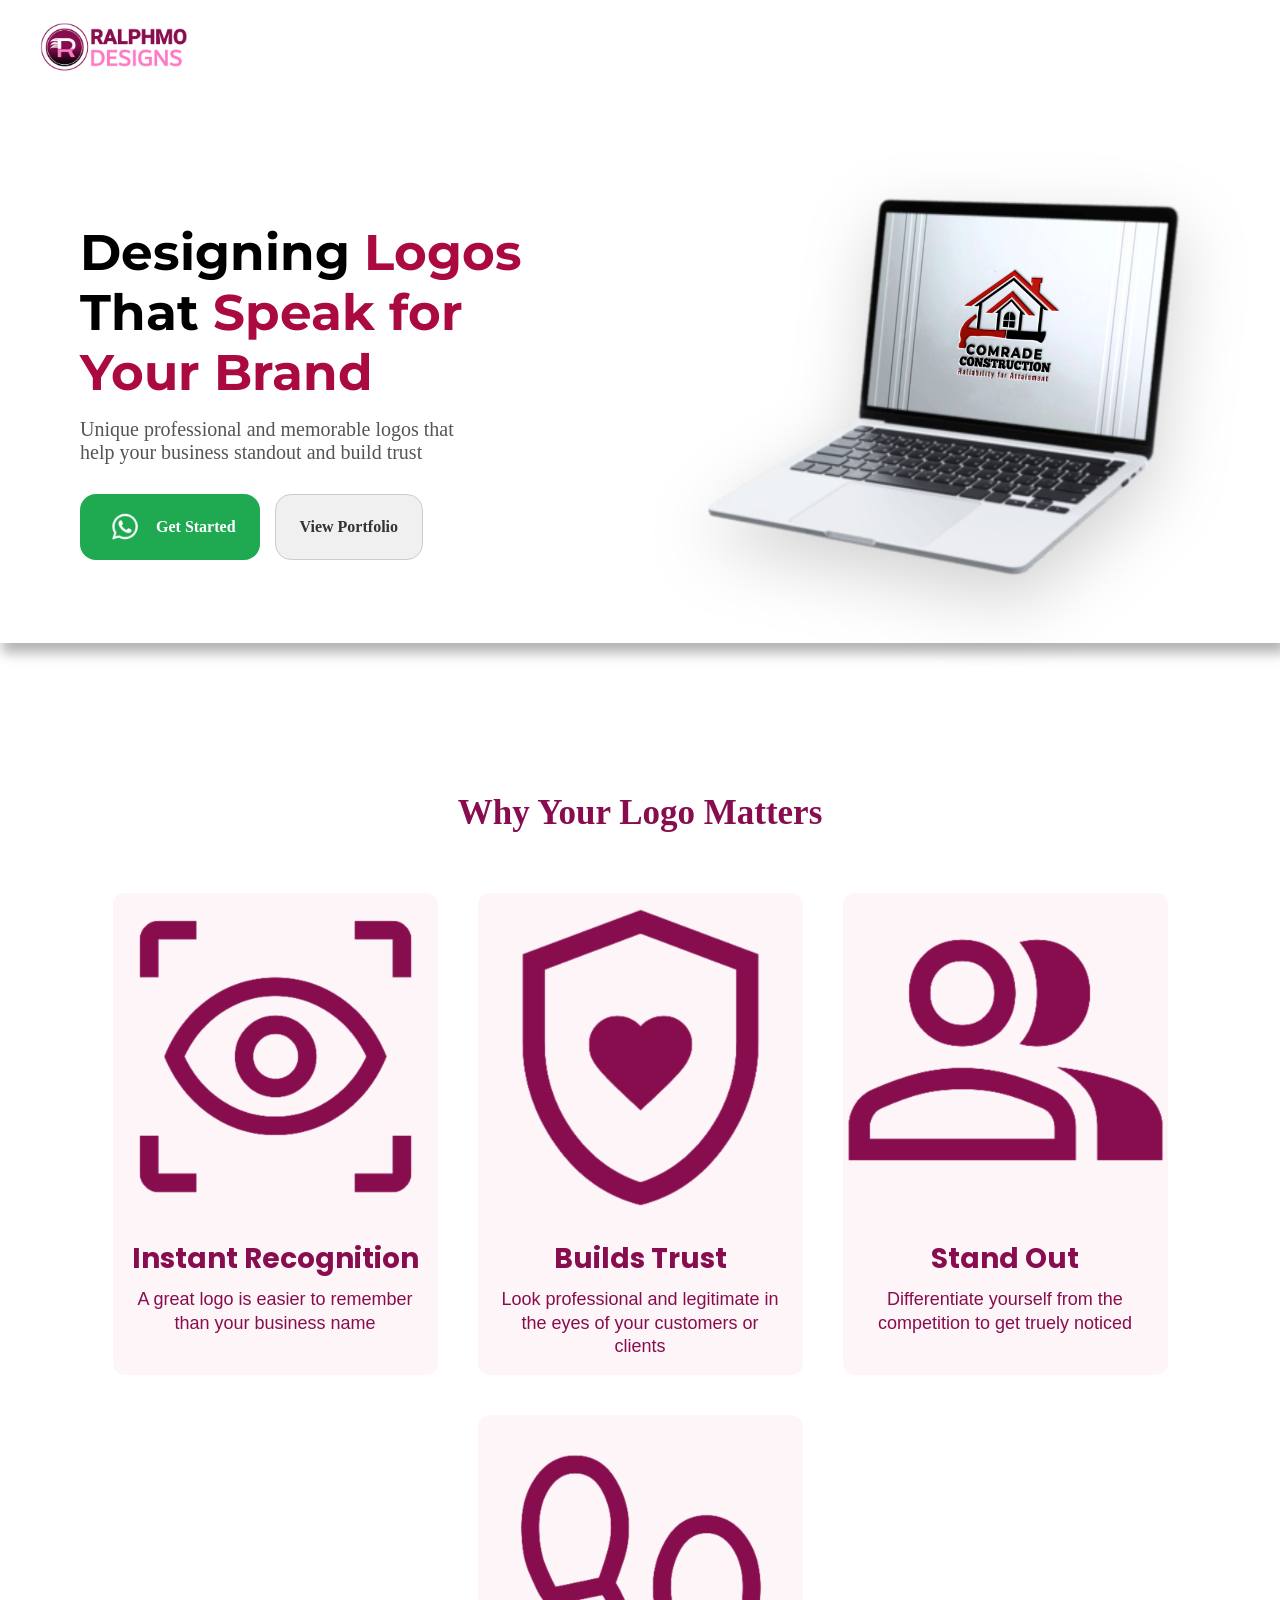
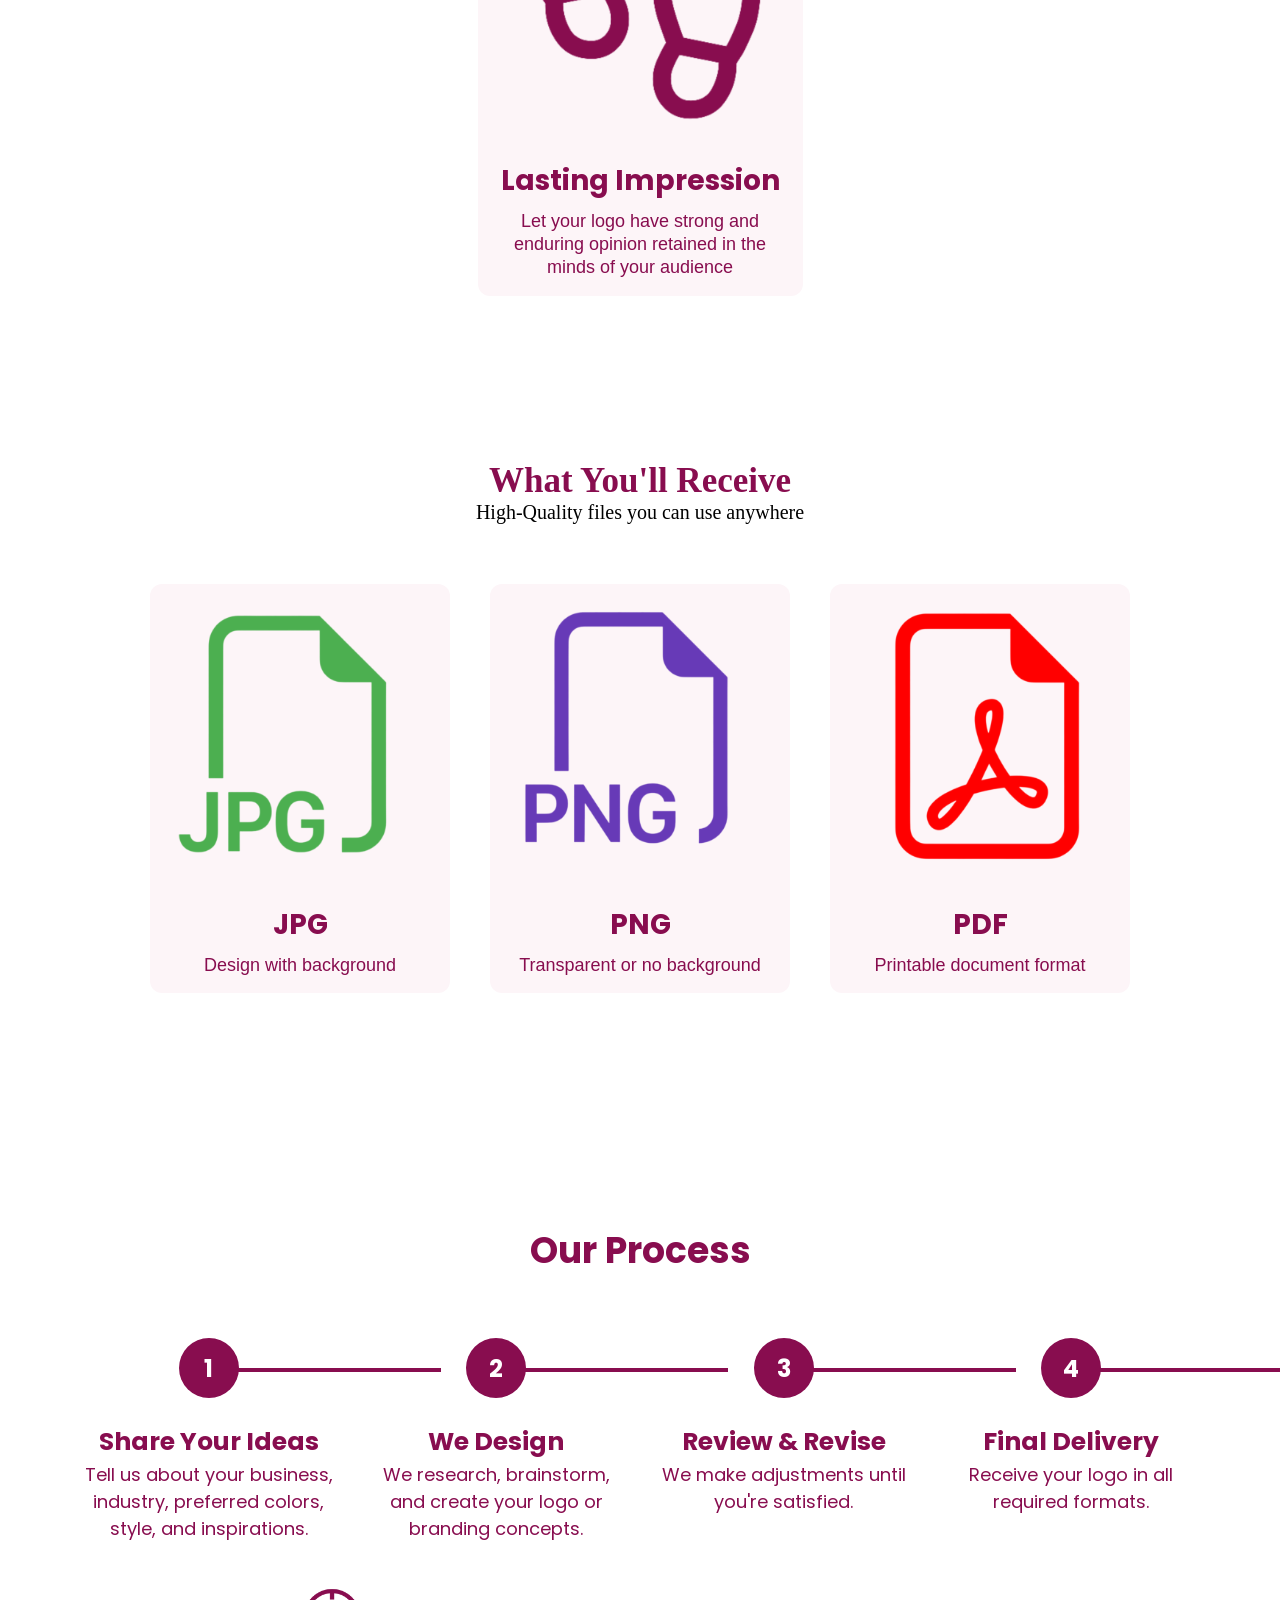
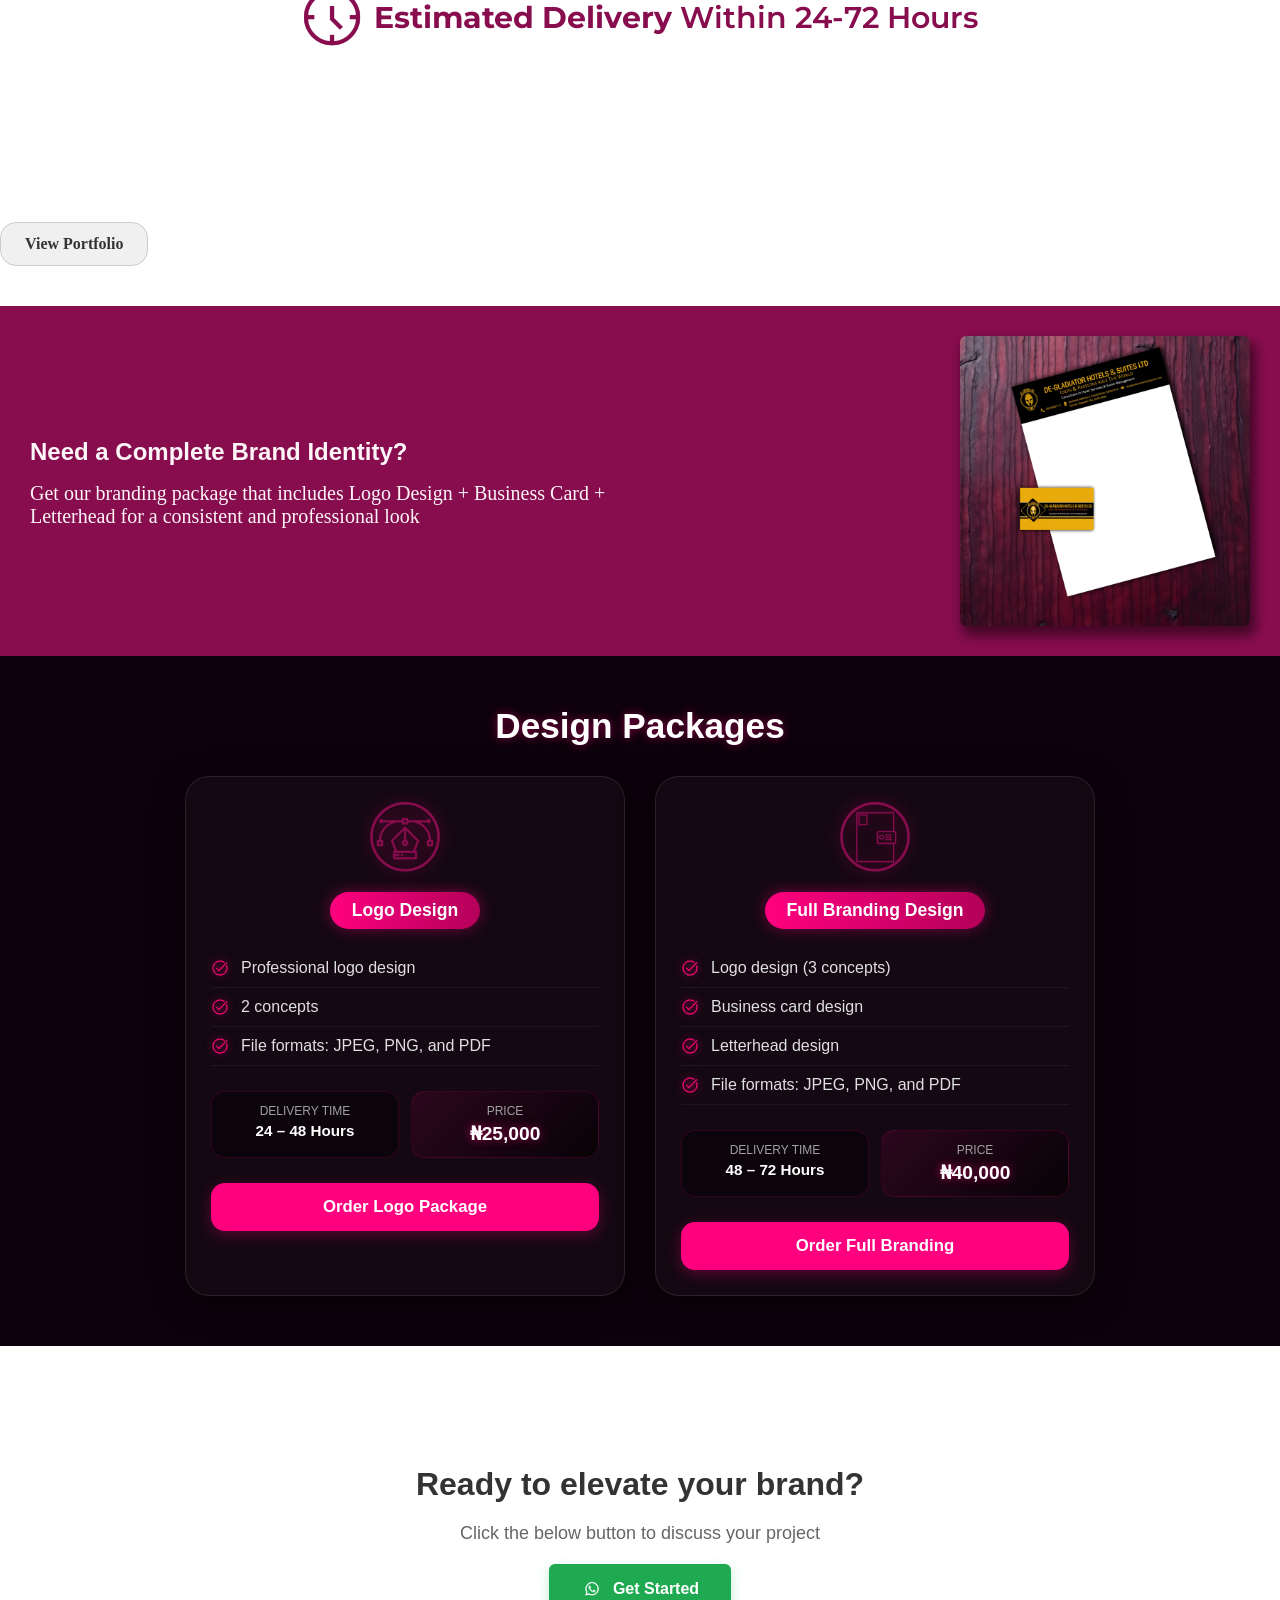
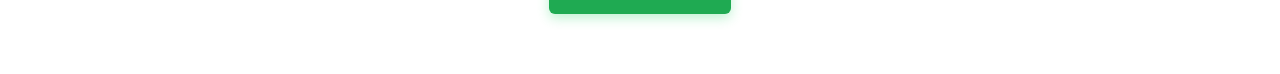
<file: index.html>
<!DOCTYPE html>
<html lang="en">
    <head>
        

        <meta charset="UTF-8">
        <meta name="viewport" content="width=device-width, initial-scale=1.0">
        <meta property="og:image" content="https://ralphmografix.vercel.app/images/logo-preview.webp">
        <meta property="og:url" content="https://ralphmografix.vercel.app">
        <title>Ralphmo Branding Designs</title>
        <link rel="stylesheet" href="style.css">
        <link rel="Icon" type="image/icon" href="favicon.jpg">
    </head>
    <body>


<div class="hero">
<img src="ralphmo-logo.png" class="logo">


<div class="hero-section">
    <div class="hero-content-left">
        <div class="hero-title">
            <h1>Designing <span>Logos</span><br> That <span>Speak for<br> Your Brand</span></h1>

        <p>Unique professional and memorable logos that<br> help your business standout and build trust</p>
        </div>
        
    <div class="link1">
        <a href="https://whatsform.com/gv395s" class="btn-whatsapp"><img src="whatsapp.png" class="btn-icon" alt="Whatsapp Icon"> Get Started</a>
        <a href="logo-gallery.html" class="btn-portfolio">View Portfolio</a>
    </div>
   </div>
    <div class="laptop">
    <img src="laptop-mockup.png" alt="Laptop mockup showing designs">
    </div>
</div>
</div>




<div class="reason-section">
    <div class="reason-title">
        <h3>Why Your Logo Matters</h3>
    </div>



    <div class="card-container">

        <div class="card">
        <img src="recognition.png">
        <div class="reason-content">
            <h5>Instant Recognition</h5>
            <p>A great logo is easier to remember than your business name</p>
        </div>
        </div>


        <div class="card">
        <img src="trust.png">
        <div class="reason-content">
            <h5>Builds Trust</h5>
            <p>Look professional and legitimate in the eyes of your customers or clients</p>
        </div>
        </div>


        <div class="card">
        <img src="standout.png">
        <div class="reason-content">
            <h5>Stand Out</h5>
            <p>Differentiate yourself from the competition to get truely noticed</p>
        </div>
        </div>


        <div class="card">
        <img src="lasting-impression.png">
        <div class="reason-content">
            <h5>Lasting Impression</h5>
            <p>Let your logo have strong and enduring opinion retained in the minds of your audience</p>
        </div>
        </div>

    </div>
</div>


<div class="file-section">

    <h3>What You'll Receive</h3>
    <p>High-Quality files you can use anywhere</p>
</div>

<div class="card-container2">
    <div class="card2">
        <img src="jpg.png">
        <div class="file-content">
        <h5>JPG</h5>
        <p>Design with background</p>
        </div>
    </div>


    <div class="card2">
        <img src="png.png">
        <div class="file-content">
        <h5>PNG</h5>
        <p>Transparent or no background</p>
        </div>
    </div>


    <div class="card2">
        <img src="pdf.png">
        <div class="file-content">
        <h5>PDF</h5>
        <p>Printable document format</p>
        </div>
    </div>

</div>
</div>


<section class="process">
<div class="process">


    <h3>Our Process</h3>

    <div class="process-container">

        <div class="step">

            <div class="circle">1</div>

            <h5>Share Your Ideas</h5>

            <p>Tell us about your business, industry, preferred colors, style, and inspirations.</p>

        </div>

        <div class="step">

            <div class="circle">2</div>

            <h5>We Design</h5>

            <p>We research, brainstorm, and create your logo or branding concepts.</p>

        </div>

        <div class="step">

            <div class="circle">3</div>

            <h5>Review & Revise</h5>

            <p>We make adjustments until you're satisfied.</p>

        </div>

        <div class="step">

            <div class="circle">4</div>

            <h5>Final Delivery</h5>

            <p>Receive your logo in all required formats.</p>

        </div>
        <div class="delivery-time">
        <img src="clock.png" alt="time">
        <span><strong>Estimated Delivery</strong> Within 24-72 Hours
        </span>

        </div>
    </div>

</section>


<div class="link1">
        <a href="logo-gallery.html" class="btn-portfolio">View Portfolio</a>
        </div>



<div class="branding-options">
    
        <div class="content-text">
        <h4>Need a Complete Brand Identity?</h4>
        <p>Get our branding package that includes Logo Design + Business Card + Letterhead for a consistent and professional look</p>
        </div>
    
    <div class="design-mockup">
    <img src="card-letterhead.jpg">
    </div>
</div>








<!DOCTYPE html>
<html lang="en">
<head>
    <meta charset="UTF-8">
    <meta name="viewport" content="width=device-width, initial-scale=1.0">
    <title>Ralphmo Branding Designs</title>
    <!-- LINK TO YOUR CSS FILE BELOW -->
    <link rel="stylesheet" href="style.css?v=2.0">
</head>
<body>

<section class="pricing-container">
    <h2 class="pricing-title">Design Packages</h2>
    
    <div class="pricing-wrapper">
        <!-- Package 1: Logo Design -->
        <div class="pricing-card">
            <div class="card-left-branding">
                <img src="pen-icon.png" alt="Logo Design Icon" class="main-card-icon">
            </div>
            
            <div class="card-right-content">
                <div class="card-header">
                    <span class="badge-title">Logo Design</span>
                </div>
                
                <ul class="features-list">
                    <li><img src="checkmark.png" class="list-check" alt="check"> Professional logo design</li>
                    <li><img src="checkmark.png" class="list-check" alt="check"> 2 concepts</li>
                    <li><img src="checkmark.png" class="list-check" alt="check"> File formats: JPEG, PNG, and PDF</li>
                </ul>
                
                <div class="card-footer">
                    <div class="delivery-box">
                        <span class="footer-label">Delivery Time</span>
                        <span class="footer-value">24 – 48 Hours</span>
                    </div>
                    <div class="price-box">
                        <span class="footer-label">Price</span>
                        <span class="price-value">₦25,000</span>
                    </div>
                </div>
                
                <a href="https://whatsform.com/your-custom-url" class="cta-button" onclick="fbq('track', 'Lead');">
                    Order Logo Package
                </a>
            </div>
        </div>

        <!-- Package 2: Full Branding Design -->
        <div class="pricing-card">
            <div class="card-left-branding">
                <img src="stationery-icon.png" alt="Full Branding Icon" class="main-card-icon">
            </div>
            
            <div class="card-right-content">
                <div class="card-header">
                    <span class="badge-title">Full Branding Design</span>
                </div>
                
                <ul class="features-list">
                    <li><img src="checkmark.png" class="list-check" alt="check"> Logo design (3 concepts)</li>
                    <li><img src="checkmark.png" class="list-check" alt="check"> Business card design</li>
                    <li><img src="checkmark.png" class="list-check" alt="check"> Letterhead design</li>
                    <li><img src="checkmark.png" class="list-check" alt="check"> File formats: JPEG, PNG, and PDF</li>
                </ul>
                
                <div class="card-footer">
                    <div class="delivery-box">
                        <span class="footer-label">Delivery Time</span>
                        <span class="footer-value">48 – 72 Hours</span>
                    </div>
                    <div class="price-box">
                        <span class="footer-label">Price</span>
                        <span class="price-value">₦40,000</span>
                    </div>
                </div>
                
                <a href="https://whatsform.com/your-custom-url" class="cta-button" onclick="fbq('track', 'Lead');">
                    Order Full Branding
                </a>
            </div>
        </div>
    </div>
</section>

</body>
</html>







<div>
    <div class="cta">
        
            <h4>Ready to elevate your brand?</h4>
            <p>Click the below button to discuss your project</p>
             <a href="https://whatsform.com/gv395s" class="btn-whatsapp"><img src="whatsapp.png" class="btn-icon" alt="Whatsapp Icon"> Get Started</a>
        

    </div>
</div>




        
    </body>
</html>
</file>
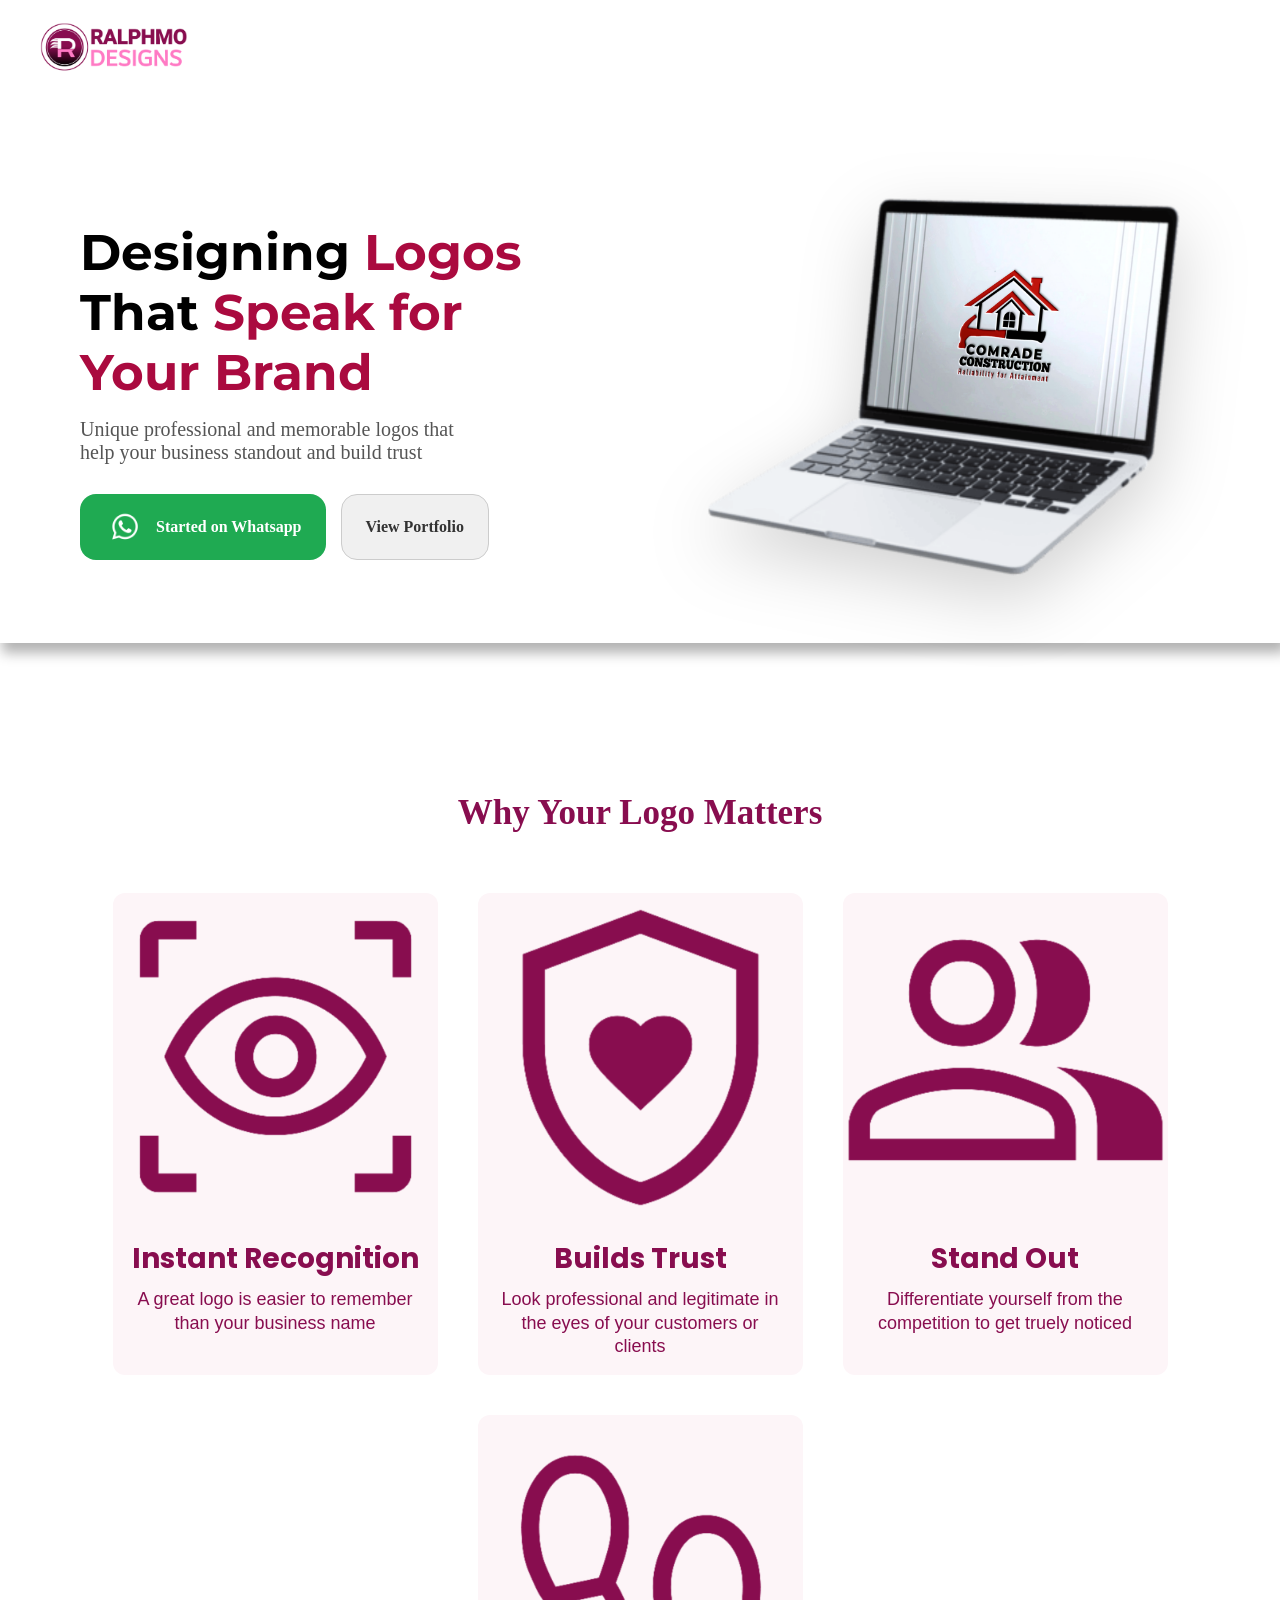
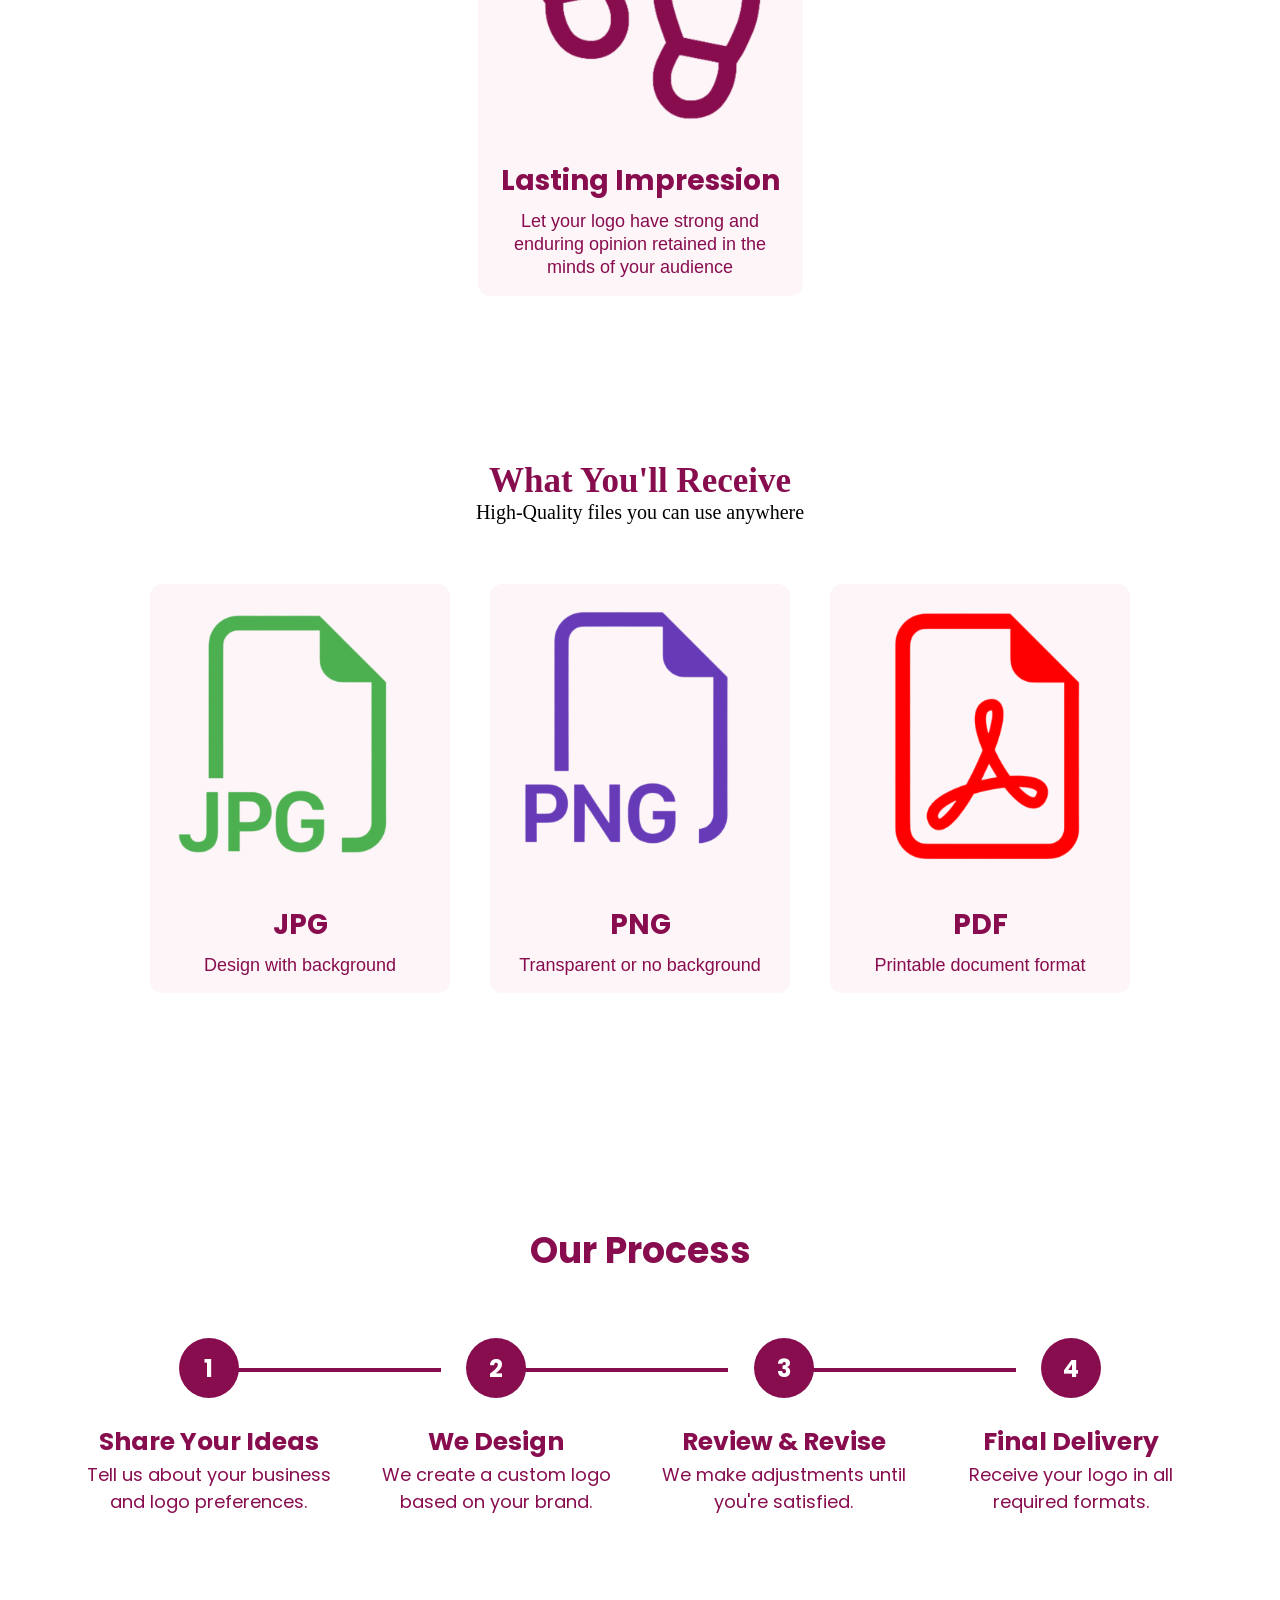
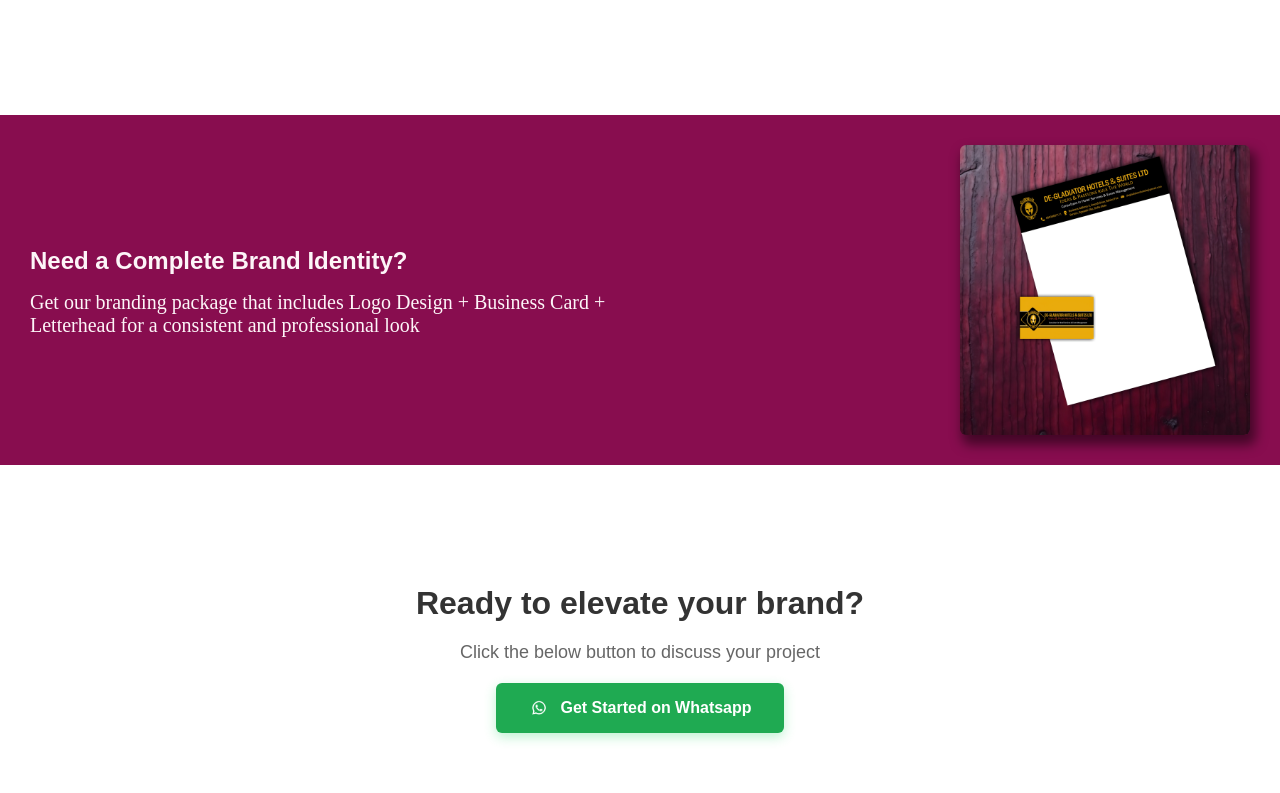
<file: logo-design.html>
<!DOCTYPE html>
<html lang="en">
    <head>
        

        <meta charset="UTF-8">
        <meta name="viewport" content="width=device-width, initial-scale=1.0">
        <title>Ralphmo Branding Designs</title>
        <link rel="stylesheet" href="style.css">
        <link rel="Icon" type="image/icon" href="favicon.jpg">
    </head>
    <body>


<div class="hero">
<img src="ralphmo-logo.png" class="logo">


<div class="hero-section">
    <div class="hero-content-left">
        <div class="hero-title">
            <h1>Designing <span>Logos</span><br> That <span>Speak for<br> Your Brand</span></h1>

        <p>Unique professional and memorable logos that<br> help your business standout and build trust</p>
        </div>
        
    <div class="link1">
        <a href="https://wa.link/6phzdb" class="btn-whatsapp"><img src="whatsapp.png" class="btn-icon" alt="Whatsapp Icon"> Started on Whatsapp</a>
        <a href="logo-gallery.html" class="btn-portfolio">View Portfolio</a>
    </div>
   </div>
    <div class="laptop">
    <img src="laptop-mockup.png" alt="Laptop mockup showing designs">
    </div>
</div>
</div>




<div class="reason-section">
    <div class="reason-title">
        <h3>Why Your Logo Matters</h3>
    </div>



    <div class="card-container">

        <div class="card">
        <img src="recognition.png">
        <div class="reason-content">
            <h5>Instant Recognition</h5>
            <p>A great logo is easier to remember than your business name</p>
        </div>
        </div>


        <div class="card">
        <img src="trust.png">
        <div class="reason-content">
            <h5>Builds Trust</h5>
            <p>Look professional and legitimate in the eyes of your customers or clients</p>
        </div>
        </div>


        <div class="card">
        <img src="standout.png">
        <div class="reason-content">
            <h5>Stand Out</h5>
            <p>Differentiate yourself from the competition to get truely noticed</p>
        </div>
        </div>


        <div class="card">
        <img src="lasting-impression.png">
        <div class="reason-content">
            <h5>Lasting Impression</h5>
            <p>Let your logo have strong and enduring opinion retained in the minds of your audience</p>
        </div>
        </div>

    </div>
</div>


<div class="file-section">

    <h3>What You'll Receive</h3>
    <p>High-Quality files you can use anywhere</p>
</div>

<div class="card-container2">
    <div class="card2">
        <img src="jpg.png">
        <div class="file-content">
        <h5>JPG</h5>
        <p>Design with background</p>
        </div>
    </div>


    <div class="card2">
        <img src="png.png">
        <div class="file-content">
        <h5>PNG</h5>
        <p>Transparent or no background</p>
        </div>
    </div>


    <div class="card2">
        <img src="pdf.png">
        <div class="file-content">
        <h5>PDF</h5>
        <p>Printable document format</p>
        </div>
    </div>

</div>
</div>


<section class="process">
<div class="process">


    <h3>Our Process</h3>

    <div class="process-container">

        <div class="step">

            <div class="circle">1</div>

            <h5>Share Your Ideas</h5>

            <p>Tell us about your business and logo preferences.</p>

        </div>

        <div class="step">

            <div class="circle">2</div>

            <h5>We Design</h5>

            <p>We create a custom logo based on your brand.</p>

        </div>

        <div class="step">

            <div class="circle">3</div>

            <h5>Review & Revise</h5>

            <p>We make adjustments until you're satisfied.</p>

        </div>

        <div class="step">

            <div class="circle">4</div>

            <h5>Final Delivery</h5>

            <p>Receive your logo in all required formats.</p>

        </div>

    </div>

</section>





<div class="branding-options">
    
        <div class="content-text">
        <h4>Need a Complete Brand Identity?</h4>
        <p>Get our branding package that includes Logo Design + Business Card + Letterhead for a consistent and professional look</p>
        </div>
    
    <div class="design-mockup">
    <img src="card-letterhead.jpg">
    </div>
</div>


<div>
    <div class="cta">
        
            <h4>Ready to elevate your brand?</h4>
            <p>Click the below button to discuss your project</p>
             <a href="https://wa.link/6phzdb" class="btn-whatsapp"><img src="whatsapp.png" class="btn-icon" alt="Whatsapp Icon"> Get Started on Whatsapp</a>
        

    </div>
</div>




        
    </body>
</html>
</file>
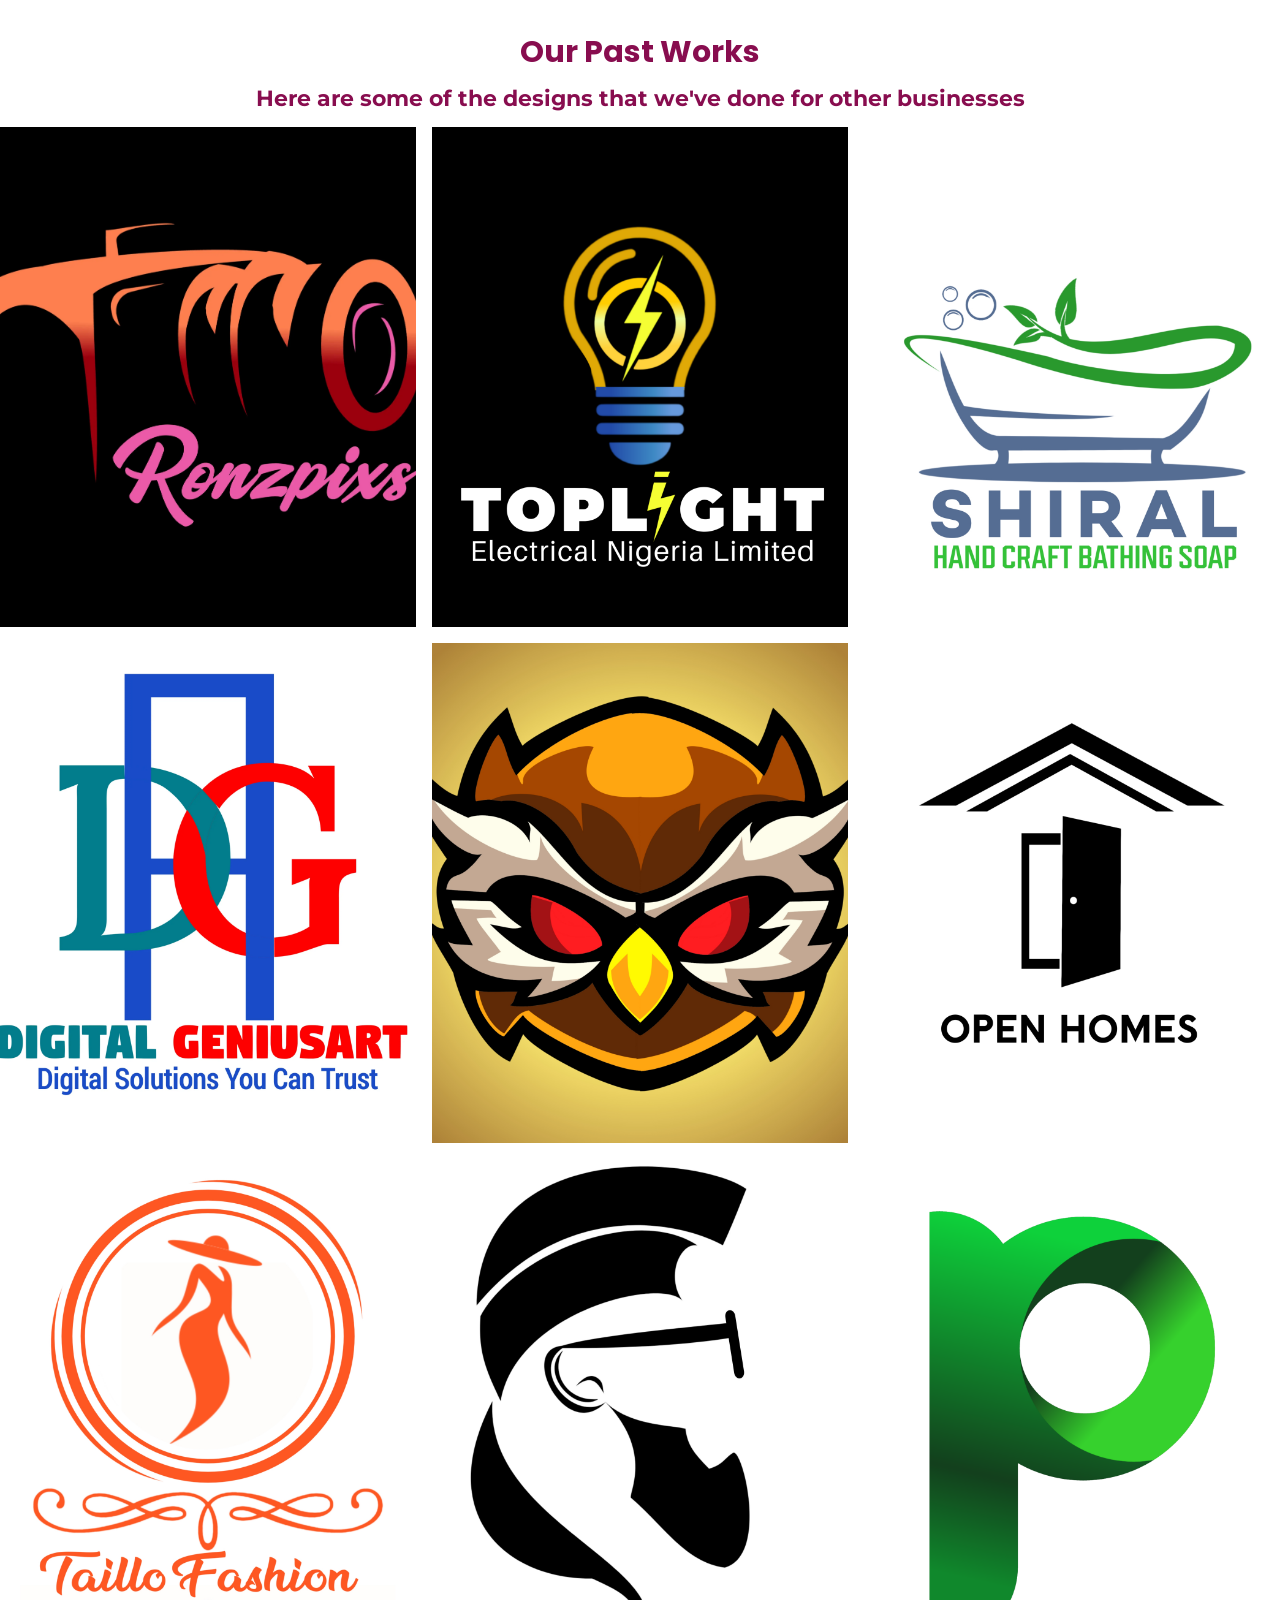
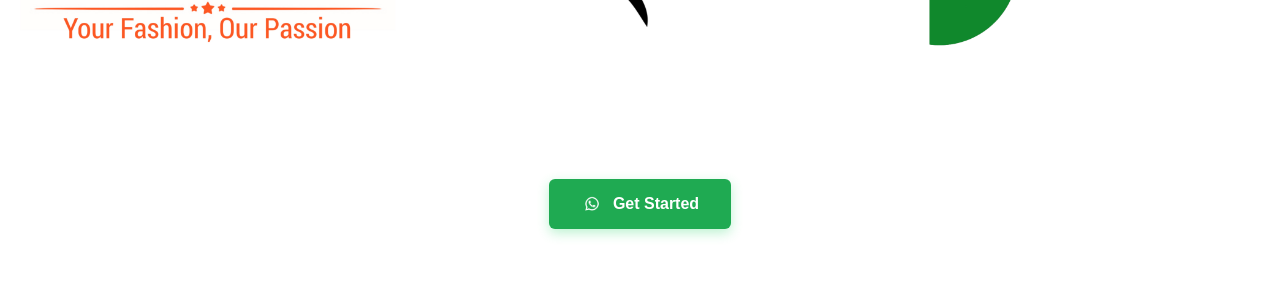
<file: logo-gallery.html>
<!DOCTYPE html>
<html lang="en">
    <head>
        <meta charset="UTF-8">
        <meta name="viewport" content="width=device-width, initial-scale=1.0">
        <meta property="og:image" content="https://ralphmografix.vercel.app/images/logo-preview.webp">
        <meta property="og:url" content="https://ralphmografix.vercel.app">
        <title>Logo Design Gallery</title>
        <link rel="stylesheet" href="style.css">
        <link rel="Icon" type="image/icon" href="favicon.jpg">
    </head>
    <body>

        <div class="gallery-heading">
        <h1>Our Past Works</h1>
        <p>Here are some of the designs that we've done for other businesses</p>
</div>


<div class="logo-gallery">

<img src="camera.webp" alt="Logos">
<img src="toplight.webp" alt="Logos">
<img src="shiral.webp" alt="Logos">
<img src="dga.webp" alt="Logos">
<img src="owl-mascot.webp" alt="Logos">
<img src="openhomes.webp" alt="Logos">
<img src="taillo.webp" alt="Logos">
<img src="barbing.webp" alt="Logos">
<img src="p.webp" alt="Logos">

</div>

<div class="cta">
 <a href="https://whatsform.com/gv395s" class="btn-whatsapp"><img src="whatsapp.png" class="btn-icon" alt="Whatsapp Icon"> Get Started</a>
 </div>
    </body>
</html>
</file>
<file: style.css>
@import url('https://fonts.googleapis.com/css2?family=Luckiest+Guy&family=Montserrat:ital,wght@0,100..900;1,100..900&family=Poppins:ital,wght@0,100;0,200;0,300;0,400;0,500;0,600;0,700;0,800;0,900;1,100;1,200;1,300;1,400;1,500;1,600;1,700;1,800;1,900&display=swap');
*{
    margin: 0;
    padding: 0;
    box-sizing: border-box;
}

.hero{
    background: #fff;
    box-shadow: 4px 8px 12px 2px rgba(0, 0, 0, 0.3);
}

img.logo{
    width: 150px;
    height: auto;
    margin-top: 20px;
    margin-left: 40px;
}

.hero-section{
    max-width: 1200px;
    margin: 60px auto;
    padding: 0 40px;
    display: flex;
    align-items: center;
    justify-content: space-between;
    gap: 40px;
}

.hero-content-left{
    display: flex;
    flex-direction: column;
    gap: 30px;
    flex: 1;
}


.hero-title h1{
    font-size: 50px;
    font-family: montserrat;
    line-height: 1.2;
    margin-bottom: 15px;
}
.hero-title span{
    color: rgb(170, 10, 63);
}
.hero-title p{
    font-size: 20px;
    font-family: Cambria, Cochin, Georgia, Times, 'Times New Roman', serif;
    color: #555555;
}
.laptop img{
    max-width: 100%;
    height: auto;
    max-height: 500px;
    filter:drop-shadow(0 25px 35px rgba(0,0,0,.18));

}

.link1{
    display: flex;
    gap: 15px;
}

.link1 a{
    text-decoration: none;
    font-family: poppin;
    font-weight: bold;
    padding: 12px 24px;
    border-radius: 16px;
    font-size: 16px;
    transition: opacity 0.2s;
    display: inline-flex;
    align-items: center;
    justify-content: center;
}

.btn-whatsapp{
    background-color: #1faa52;
    color: #ffffff;
    gap: 10px;
}

.btn-icon{
    width: 42px;
    height: 42px;
    object-fit: contain;
}

.btn-portfolio{
    background-color: #f0f0f0;
    color: #333333;
    border: 1px solid #cccccc
}

.link1 a:hover{
    opacity: 0.85;
}




.reason-section{
    text-align: center;
    padding: 90px 0;
}
.reason-section h3{
    font-size: 35px;
    font-weight: bold;
    color: #880d4f;
}

.reason-section p{
    font-size: 20px;
    color: #880d4f;
}

.card-container{
    display: flex;
    justify-content: center;
    flex-wrap: wrap;
    margin-top: 40px;
}

.card{
    width: 325px;
    background-color: #fdf5f8;
    border-radius: 12px;
    margin: 20px;
}

.card img{
    width: 100%;
    height:auto
}

.reason-content{
    padding: 16px;
    color: #880d4f;
}

.reason-content h5{
    font-size: 28px;
    margin-bottom: 8px;
    font-family: poppins;
}

.reason-content p{
    line-height: 1.3;
    font-size: 18px;
    font-family: Verdana, Geneva, Tahoma, sans-serif;
}






.file-section{
    text-align: center;
}

.file-section h3{
    font-size: 35px;
    font-weight: bold;
    margin-top: 55px;
    color: #880d4f;
}
.file-section p{
    font-size: 20px;
}

.card-container2{
     display: flex;
    justify-content: center;
    flex-wrap: wrap;
    margin-top: 40px;
}

.card2{
    width: 300px;
    background: #fdf5f8;
    border-radius: 12px;
    margin: 20px;
}

.card2 img{
    width: 100%;
    height:auto
}

.file-content{
    padding: 16px;
    text-align: center;
    color: #880d4f;
}

.file-content h5{
    font-size: 28px;
    margin-bottom: 8px;
    font-family: poppins;
}

.file-content p{
    line-height: 1.3;
    font-size: 18px;
    font-family: Verdana, Geneva, Tahoma, sans-serif;
}




.process{
    margin-top: 25px;
    font-family: poppins;
}

.process{

    padding:80px 40px;

    background:#fff;

}

.process h3{

    text-align:center;

    font-size:36px;

    color:#880d4f;

    margin-bottom:60px;

}

.process-container{

    display:flex;

    justify-content:space-between;

    position:relative;

    flex-wrap:wrap;
    

}

.step h5{
    font-weight: bold;
    font-size: 25px;
    color: #880d4f;
}

.step p{
    font-size: 18px;
    color: #880d4f;
}

.step{

    width:23%;

    text-align:center;

    position:relative;

}

.circle{

    width:60px;

    height:60px;

    border-radius:50%;

    background:#880d4f;

    color:white;

    display:flex;

    align-items:center;

    justify-content:center;

    font-size:24px;

    font-weight:bold;

    margin:0 auto 25px;

}


.step::after{

    content:"";

    position:absolute;

    top:30px;

    left:60%;

    width:80%;

    height:4px;

    background:#880d4f;

}


.step:last-child::after{

    display:none;

}

.delivery-time{
    display: flex;
    align-items: center;
    justify-content: center;
    gap: 12px;
    width: fit-content;
    max-width: 90%;
    margin: 30px auto 0;
    padding: 15px 20px;
    border-radius: 12px;
    background: rgba(255, 255, 255, 0.8);
}

.delivery-time img{
    width: 60px;
    height: 60px;
}

.delivery-time span{
    font-size: 30px;
    font-weight: 600;
    color: #880d4f;
    font-family: Montserrat;
}


.branding-options{
    margin-top: 40px;
    background-color: #880d4f;
    border: 12px;
    padding: 30px;
    display: flex;
    align-items: center;
    justify-content: space-between;
    gap: 30px;
}

.content-text{
    flex: 1;
    color: #fdf5f8;
}


.content-text h4{
    font-size: 24px;
    font-family: 'Segoe UI', Tahoma, Geneva, Verdana, sans-serif;
    margin-bottom: 12px;
    line-height: 1.5;
}

.content-text p{
    font-size: 20px;
    font-family: 'Times New Roman', Times, serif;
}

.design-mockup{
    flex: 1;
    display: flex;
    justify-content: end;
    height: 290px;
    width: 300px;
}

.design-mockup img{
    max-width: 100%;
    height: auto;
    max-height: 350px;
    border-radius: 6px;
    object-fit: cover;
    box-shadow: 4px 8px 12px 2px rgba(0, 0, 0, 0.5);
}





/* Container Layout */

/* RESET & GENERAL STYLES */


/* CONTAINER & WRAPPER */
.pricing-container {
    display: flex;
    flex-direction: column;
    align-items: center;
    padding: 50px 20px;
    width: 100%;
    background: #0d010b;
    font-family: 'Segoe UI', Tahoma, Geneva, Verdana, sans-serif;
    color: #ffffff;
}

.pricing-title {
    color: #ffffff;
    font-size: 2.2rem;
    margin-bottom: 30px;
    text-shadow: 0 0 10px rgba(255, 0, 128, 0.5);
    font-weight: 700;
    text-align: center;
}

/* WRAPPER: Mobile = Column | Desktop = Row */
.pricing-wrapper {
    display: flex;
    flex-direction: column;
    gap: 30px;
    width: 100%;
    max-width: 1000px;
    align-items: center;
}

/* GLASS CARD STYLING */
.pricing-card {
    background: rgba(255, 255, 255, 0.03);
    backdrop-filter: blur(12px);
    -webkit-backdrop-filter: blur(12px);
    border: 1px solid rgba(255, 255, 255, 0.1);
    border-radius: 24px;
    padding: 25px;
    width: 100%;
    max-width: 450px;
    box-shadow: 0 8px 32px 0 rgba(0, 0, 0, 0.5);
    display: flex;
    flex-direction: column;
    gap: 20px;
}

/* TOP/LEFT MAIN ICONS */
.card-left-branding {
    display: flex;
    justify-content: center;
    align-items: center;
}

.main-card-icon {
    width: 70px !important;
    height: 70px !important;
    max-width: 70px !important;
    object-fit: contain;
    filter: drop-shadow(0 0 8px rgba(255, 0, 128, 0.4));
}

/* CONTENT AREA */
.card-right-content {
    width: 100%;
    display: flex;
    flex-direction: column;
}

.card-header {
    margin-bottom: 20px;
    text-align: center;
}

.badge-title {
    background: linear-gradient(90deg, #ff007f, #b30059);
    color: #ffffff;
    padding: 8px 22px;
    border-radius: 50px;
    font-weight: 600;
    display: inline-block;
    font-size: 1.1rem;
    box-shadow: 0 0 15px rgba(255, 0, 128, 0.4);
}

/* LIST & CHECKMARK FIX */
.features-list {
    list-style: none;
    padding: 0;
    margin: 0 0 25px 0;
    width: 100%;
}

.features-list li {
    color: #e0e0e0;
    padding: 10px 0;
    font-size: 1rem;
    display: flex;
    align-items: center;
    gap: 12px;
    border-bottom: 1px solid rgba(255, 255, 255, 0.05);
}

/* STRICT CHECKMARK SIZING & PINK COLORING */
.list-check {
    width: 18px !important;
    height: 18px !important;
    max-width: 18px !important;
    max-height: 18px !important;
    object-fit: contain;
    flex-shrink: 0;
    filter: invert(11%) sepia(97%) saturate(6414%) hue-rotate(325deg) brightness(97%) contrast(101%) drop-shadow(0 0 4px rgba(255, 0, 128, 0.6));
}

/* FOOTER & PRICE BOXES */
.card-footer {
    display: flex;
    justify-content: space-between;
    gap: 12px;
    margin-bottom: 25px;
    width: 100%;
}

.delivery-box, .price-box {
    background: rgba(0, 0, 0, 0.4);
    border: 1px solid rgba(255, 0, 128, 0.15);
    border-radius: 14px;
    padding: 12px;
    flex: 1;
    text-align: center;
}

.price-box {
    background: linear-gradient(135deg, rgba(255, 0, 128, 0.1), rgba(0, 0, 0, 0.6));
}

.footer-label {
    display: block;
    color: #a0a0a0;
    font-size: 0.75rem;
    text-transform: uppercase;
    margin-bottom: 4px;
}

.footer-value {
    color: #ffffff;
    font-weight: 600;
    font-size: 0.95rem;
}

.price-value {
    color: #ffffff;
    font-weight: 700;
    font-size: 1.2rem;
    text-shadow: 0 0 10px rgba(255, 0, 128, 0.6);
}

/* BUTTON DESIGN */
.cta-button {
    display: block;
    text-align: center;
    background: #ff007f;
    color: #ffffff !important;
    text-decoration: none;
    padding: 14px;
    border-radius: 14px;
    font-weight: 700;
    font-size: 1.05rem;
    box-shadow: 0 4px 15px rgba(255, 0, 128, 0.3);
    transition: background 0.2s ease, box-shadow 0.2s ease;
    width: 100%;
}

.cta-button:hover {
    background: #e60072;
    box-shadow: 0 0 20px rgba(255, 0, 128, 0.6);
}

/* DESKTOP SIDE-BY-SIDE LAYOUT */
@media (min-width: 850px) {
    .pricing-wrapper {
        flex-direction: row;
        justify-content: center;
        align-items: stretch;
    }
    
    .pricing-card {
        max-width: 440px;
    }
}
















.cta{
    margin-top: 60px;
    padding: 60px 20px;
    display: flex;
    flex-direction: column;
    align-items: center;
    justify-content: center;
    text-align: center;
    gap: 20px;
}
    

.cta h4{
    font-size: 32px;
    font-family: Arial, Helvetica, sans-serif;
    color: #333333;
    font-weight: bold;
}

.cta p{
    font-size: 18px;
    font-family: 'Segoe UI', Tahoma, Geneva, Verdana, sans-serif;
    color: #666666;
}


.cta .btn-whatsapp{
    text-decoration: none;
    font-family: arial, sans-serif;
    font-weight: bold;
    padding: 14px 32px;
    border-radius: 6px;
    font-size: 16px;
    background-color: #1faa52;
    color: #ffffff;
    display: inline-flex;
    align-items: center;
    gap: 10px;
    box-shadow: 0 4px 12px rgba(37, 211, 102, 0.3);
    transition: transform 0.2s, opacity 0.2s;
}

.cta .btn-whatsapp:hover {
    opacity: 0.9;
    transform: translateY(-2px); 
}

.cta .btn-icon {
    width: 22px;
    height: 22px;
    object-fit: contain;
}



/**FOR GALLERY**/

.logo-gallery{
    display: grid;
    grid-template-columns: repeat(3, 1fr);
    grid-auto-rows: 500px;
    gap: 16px;
    box-sizing: border-box;
}

.logo-gallery img{
    width: 100%;
    height: 100%;
    object-fit: cover;
}

.gallery-heading{
    margin-top: 30px;
    text-align: center;
    margin-bottom: 15px;
    color: #880d4f;
}

.gallery-heading h1{
    font-size: 30px;
    font-weight: bold;
    font-family: poppins;
    margin-bottom: 10px;
}

.gallery-heading p{
    font-size: 22px;
    font-family: montserrat;
    font-weight: bold;
}












/*Smartphone View*/


@media(max-width:850px){
    .hero-section{
        flex-direction: column-reverse;
        text-align: center;
    }

    .link1{
        justify-content: center;
    }
    .laptop{
        justify-content: center;
    }




.process-container{

    flex-direction:column;

    gap:50px;

}

.step{

    width:100%;

}

.step::after{

    display:none;

}

.delivery-time{
    flex-direction: column;
    text-align: center;
    gap: 10px;
}

.delivery-time span{
    text-align: center;
}



    .branding-options{
        flex-direction: column;
        text-align: center;
        padding: 20px;
    }

    .logo-gallery{
         grid-template-columns: repeat(1, 1fr);
         grid-auto-rows: 475px;
    }

.pricing-card {
        flex-direction: row; /* Aligns graphic icon on left, content on right */
        align-items: center;
    }
    
    .card-left-branding {
        padding-right: 15px;
        border-right: 1px solid rgba(255, 255, 255, 0.05);
    }
    
    .main-card-icon {
        width: 120px;
        height: 120px;
    }
}
</file>
